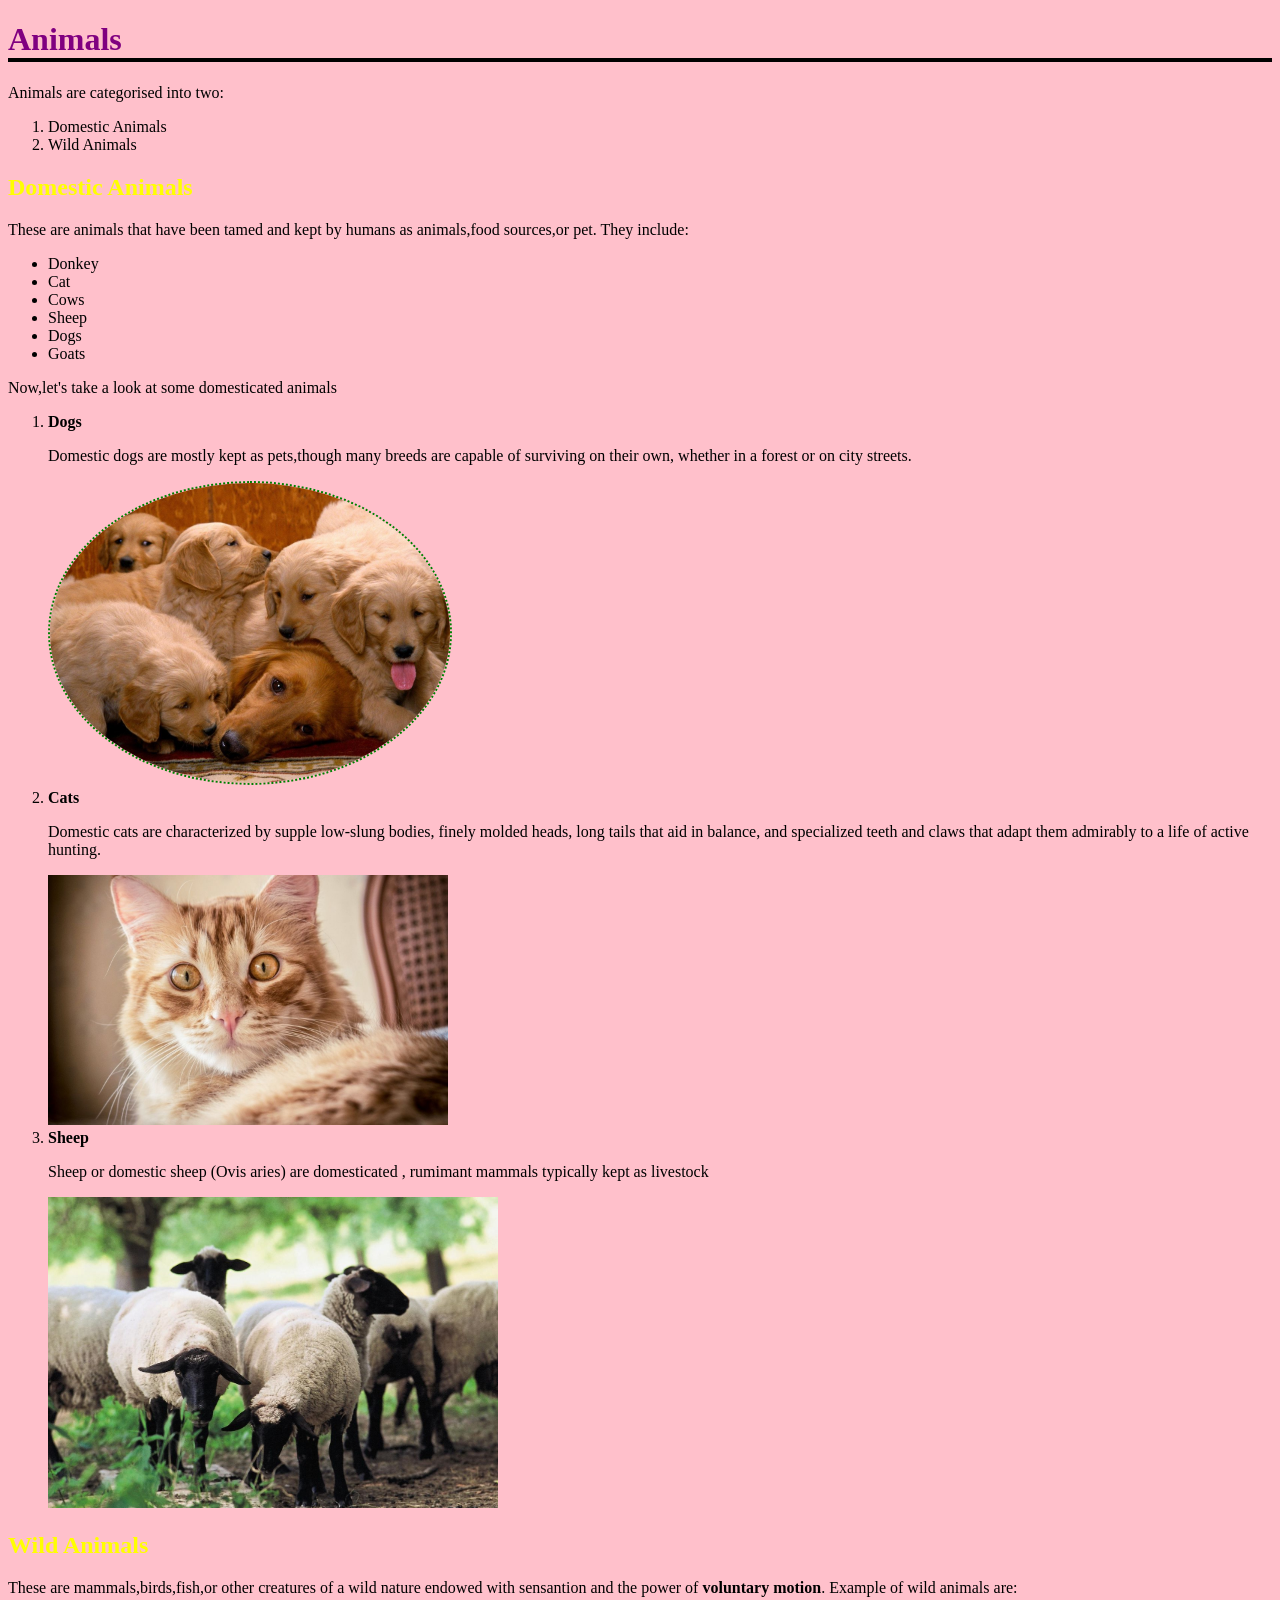
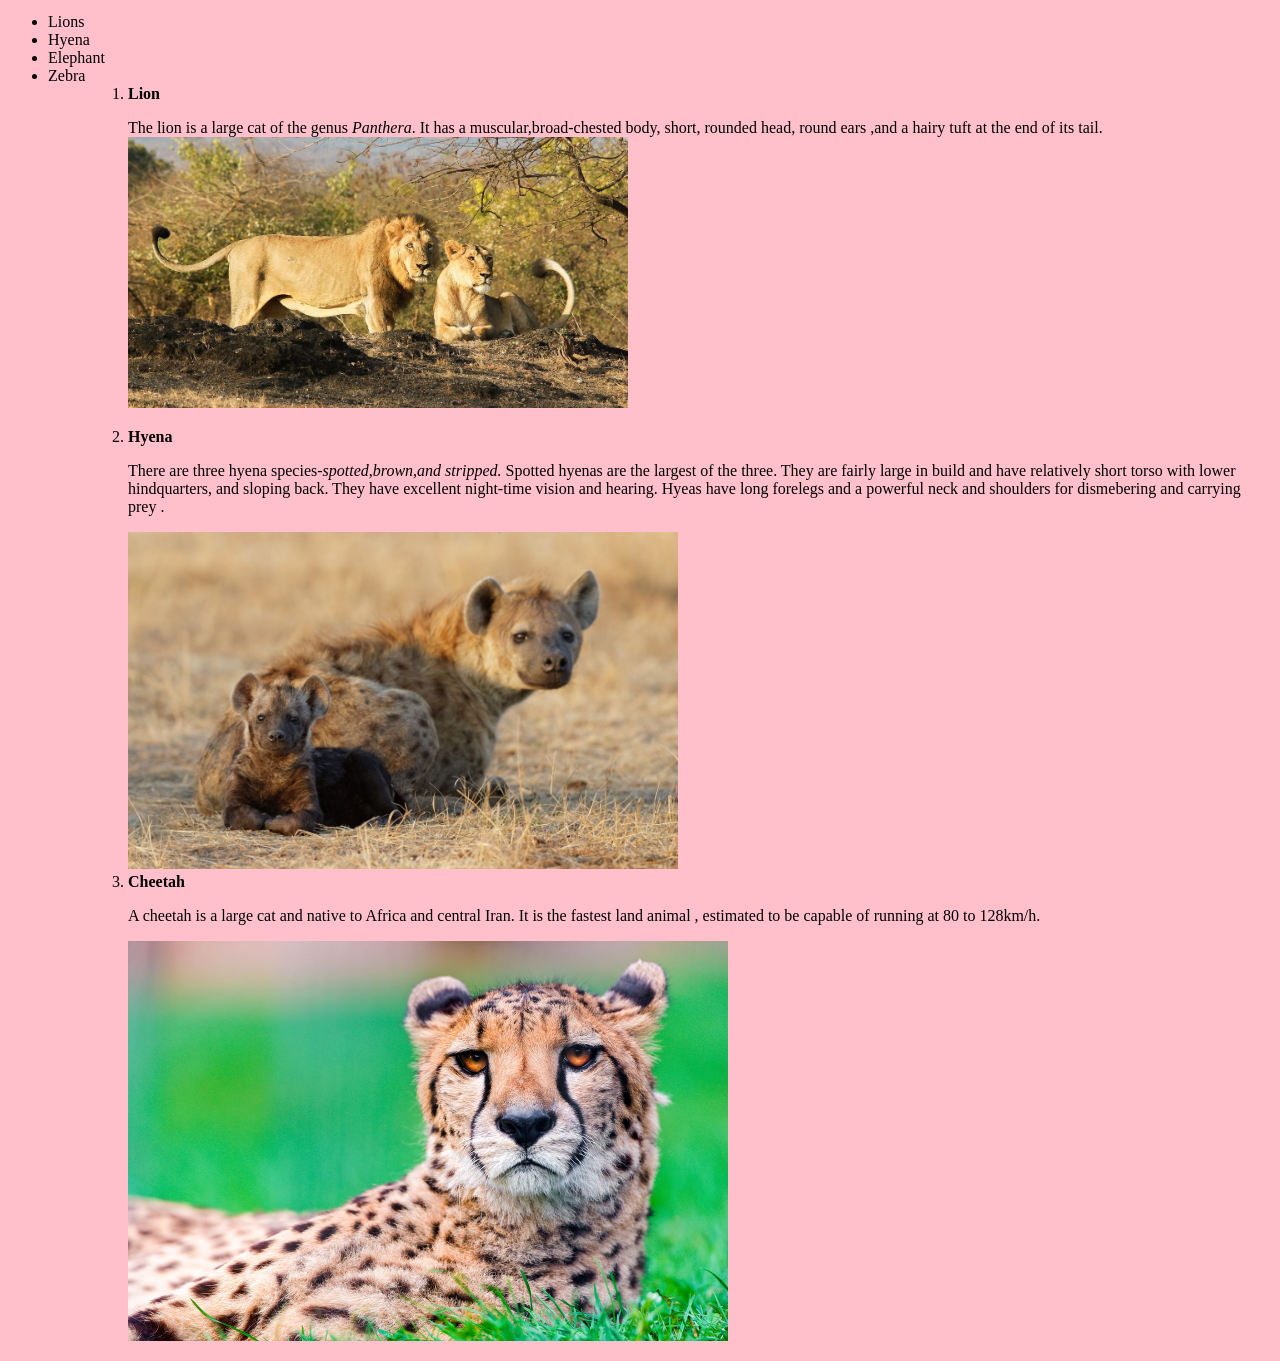
<file: animals/index.html>
<!DOCTYPE html>
<html>
<head>
<link href="css/style.css" rel="stylesheet"/>
<title>Animals</title>
</head>
<body>
<h1> Animals </h1>
<p>Animals are categorised into two:</p>
<ol>
<li>Domestic Animals</li>
<li>Wild Animals</li>
</ol/>
<h2 class="animals">Domestic Animals</h2>

<p> These are animals that have been tamed and kept by humans as animals,food sources,or pet. They include:</p>
<ul>
<li>Donkey</li>
<li>Cat</li>
<li>Cows</li>
<li>Sheep</li>
<li>Dogs</li>
<li>Goats</li>
</ul>
<P>Now,let's take a look at some domesticated animals</p>
<ol>
<li><b>Dogs</b></li>
<p>Domestic dogs are mostly kept as pets,though many breeds are capable of surviving on their own, whether in a forest or on city streets.</p>
<img id="dog" src="./images/dog.jpg" alt="dog image" width="400"/>
<li><b>Cats</b></li>

<P>Domestic cats are characterized by supple low-slung bodies, finely molded heads, long tails that aid in balance, and specialized teeth and claws that adapt them admirably to a life of active hunting.</p>
<img src="./images/Cat.jpg" alt="Cat image" width="400"/>

<li><b>Sheep</b></li>

<p>Sheep or domestic sheep (Ovis aries) are domesticated , rumimant mammals typically kept as livestock</p>
<img src="./images/sheep.jpg" alt="sheep image" width="450"/>

</ol>
<h2 class="animals"> Wild Animals</h2>

<p>These are mammals,birds,fish,or other creatures of a wild nature endowed with sensantion and the power of <b>voluntary motion</b>. Example of wild animals are:
<ul type="disc">
<li> Lions</li>
<li> Hyena</li>
<li> Elephant</li>
<li> Zebra</li>
<ul/>
</ol>
<ol>
<li><b>Lion</b></li>
<p>The lion is a large cat of the genus <i>Panthera</i>. It has a muscular,broad-chested body, short, rounded head, round ears ,and a hairy tuft at the end of its tail.
<img src="./images/lions.jpg" alt="lions image" width="500"/>
<li><b>Hyena</b></li>
<p>There are three hyena species-<i>spotted,brown,and stripped.</i> Spotted hyenas are the largest of the three. They are fairly large in build and have relatively short torso with lower hindquarters, and sloping back. They have excellent night-time vision and hearing. Hyeas have long forelegs and a powerful neck and shoulders for dismebering and carrying prey .</p>
<img src="./images/hyena.jpg" alt="hyena image" width="550"/>
<li><b>Cheetah</b></li>
<p>A cheetah is a large cat and native to Africa and central Iran. It is the fastest land animal , estimated to be capable of running at 80 to 128km/h.</p>
<img src="./images/cheetah.jpg" alt="cheetah image" width="600"/>
</ol>
</file>
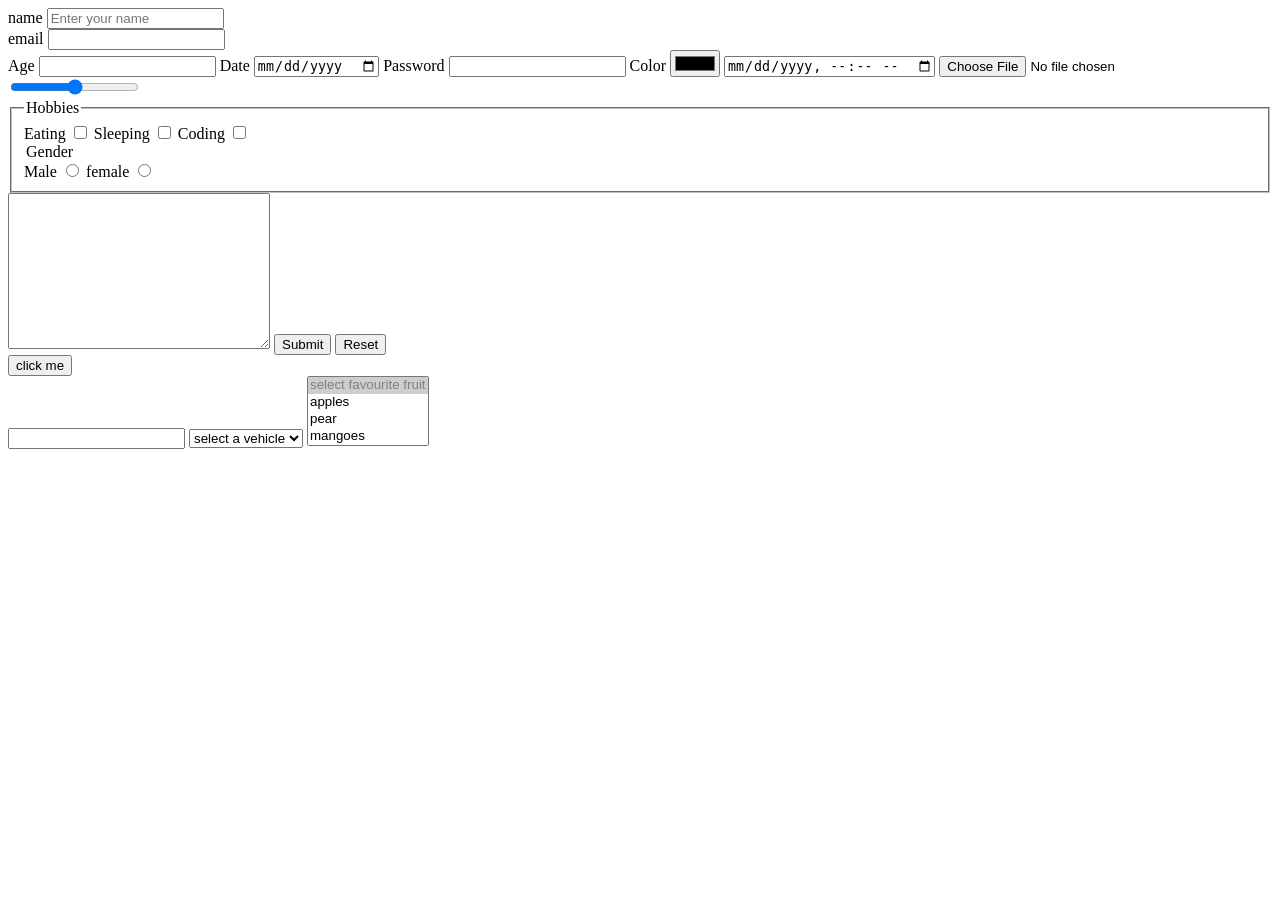
<file: forms/index.html>
<!DOCTYPE html>
<html lang="en">
<head>
    <meta charset="UTF-8">
    <meta name="viewport" content="width=device-width, initial-scale=1.0">
    <title>Forms</title>
</head>
<body>
    <form>
    <div>
    <label for="">name</label>
    
    <input type="text" placeholder="Enter your name">
</div>
    <div>
        <label for="email">email</label>
    <input type="email" value="">
</div>
    <label for="Age">Age</label>
    <input id="Age" type="number" min="18 max=35" required/>
    <label for="">Date</label>
<input type="date">
    <label for="Password">Password</label>
<input id="Password" min="8">
    <label for="">Color</label>
    <input type="color"/>
    <input type="datetime-local"/>
<input type="file"/>
<input type="range"/>
<fieldset> 
    <legend>Hobbies</legend>
<label for="Eating">Eating</label>
<input id="Eating" type="checkbox">
<label for="Sleeping">Sleeping</label>
<input id="Sleeping" type="checkbox">
<label for="Coding">Coding</label>
<input id= "Coding" type="checkbox">

<legend>Gender</legend>
<label for="">Male</label>
<input type="radio" name="gender">
<label for="">female</label>
<input type="radio" name="gender">
</fieldset>
<textarea cols="30" rows="10"></textarea>
<input type="submit">
<input type="reset">
<div><button>click me</button></div>
<input type="text" required />
<select name="" id=""> <option value="">BMW</option>
    <option value="">Toyota</option>
    <option value="">Nissan</option>
    <option  value="">Mitstubishi</option>
    <option selected disabled >select a vehicle</option>
</select>
<select multiple>
   <option selected disabled>select favourite fruit</option>
<option value="">apples</option>
<option value="">pear</option>
<option value= >mangoes</option>
<option selected multiple >select a fruit</option>
</select>
























    </form>
</body>
</html>
</file>
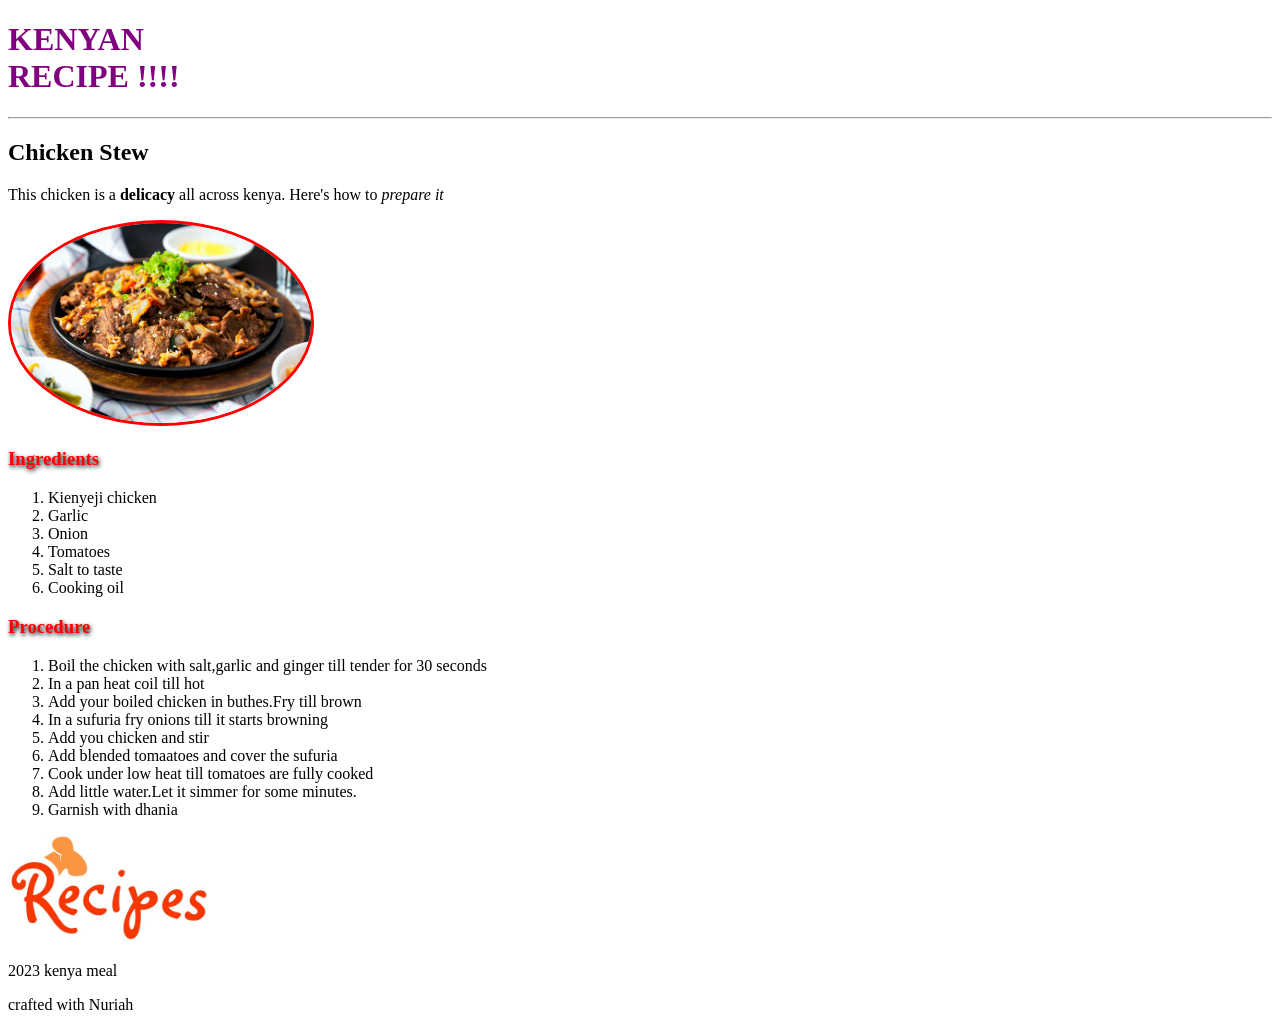
<file: recipe/index.html>
<!doctype html>
<html>
  <head>
    <link href="css/styles.css" rel="stylesheet" />
    <title>KENYAN RECIPE</title>
  </head>
  <body>
    <h1>KENYAN <br />RECIPE !!!!</h1>
    <hr />

    <h2>Chicken Stew</h2>
    <p>
      This chicken is a <b> delicacy</b> all across kenya. Here's how to
      <i> prepare it</i>
    </p>
    <img
      id="chicken"
      src="./images/chicken.jpg"
      alt="chicken image"
      width="300"
    />
    <h3 class="nn">Ingredients</h3>
    <ol>
      <li>Kienyeji chicken</li>
      <li>Garlic</li>
      <li>Onion</li>
      <li>Tomatoes</li>
      <li>Salt to taste</li>
      <li>Cooking oil</li>
    </ol>
    <h3 class="nn">Procedure</h3>
    <ol>
      <li>
        Boil the chicken with salt,garlic and ginger till tender for 30 seconds
      </li>
      <li>In a pan heat coil till hot</li>
      <li>Add your boiled chicken in buthes.Fry till brown</li>
      <li>In a sufuria fry onions till it starts browning</li>
      <li>Add you chicken and stir</li>
      <li>Add blended tomaatoes and cover the sufuria</li>
      <li>Cook under low heat till tomatoes are fully cooked</li>
      <li>Add little water.Let it simmer for some minutes.</li>
      <li>Garnish with dhania</li>
    </ol>
    <img src="./images/recipe.jpg" alt="recipe image" width="200" />
    <p>2023 kenya meal</p>
    <p></p>

    <p>crafted with Nuriah</p>
    <p></p>
  </body>
</html>
</file>
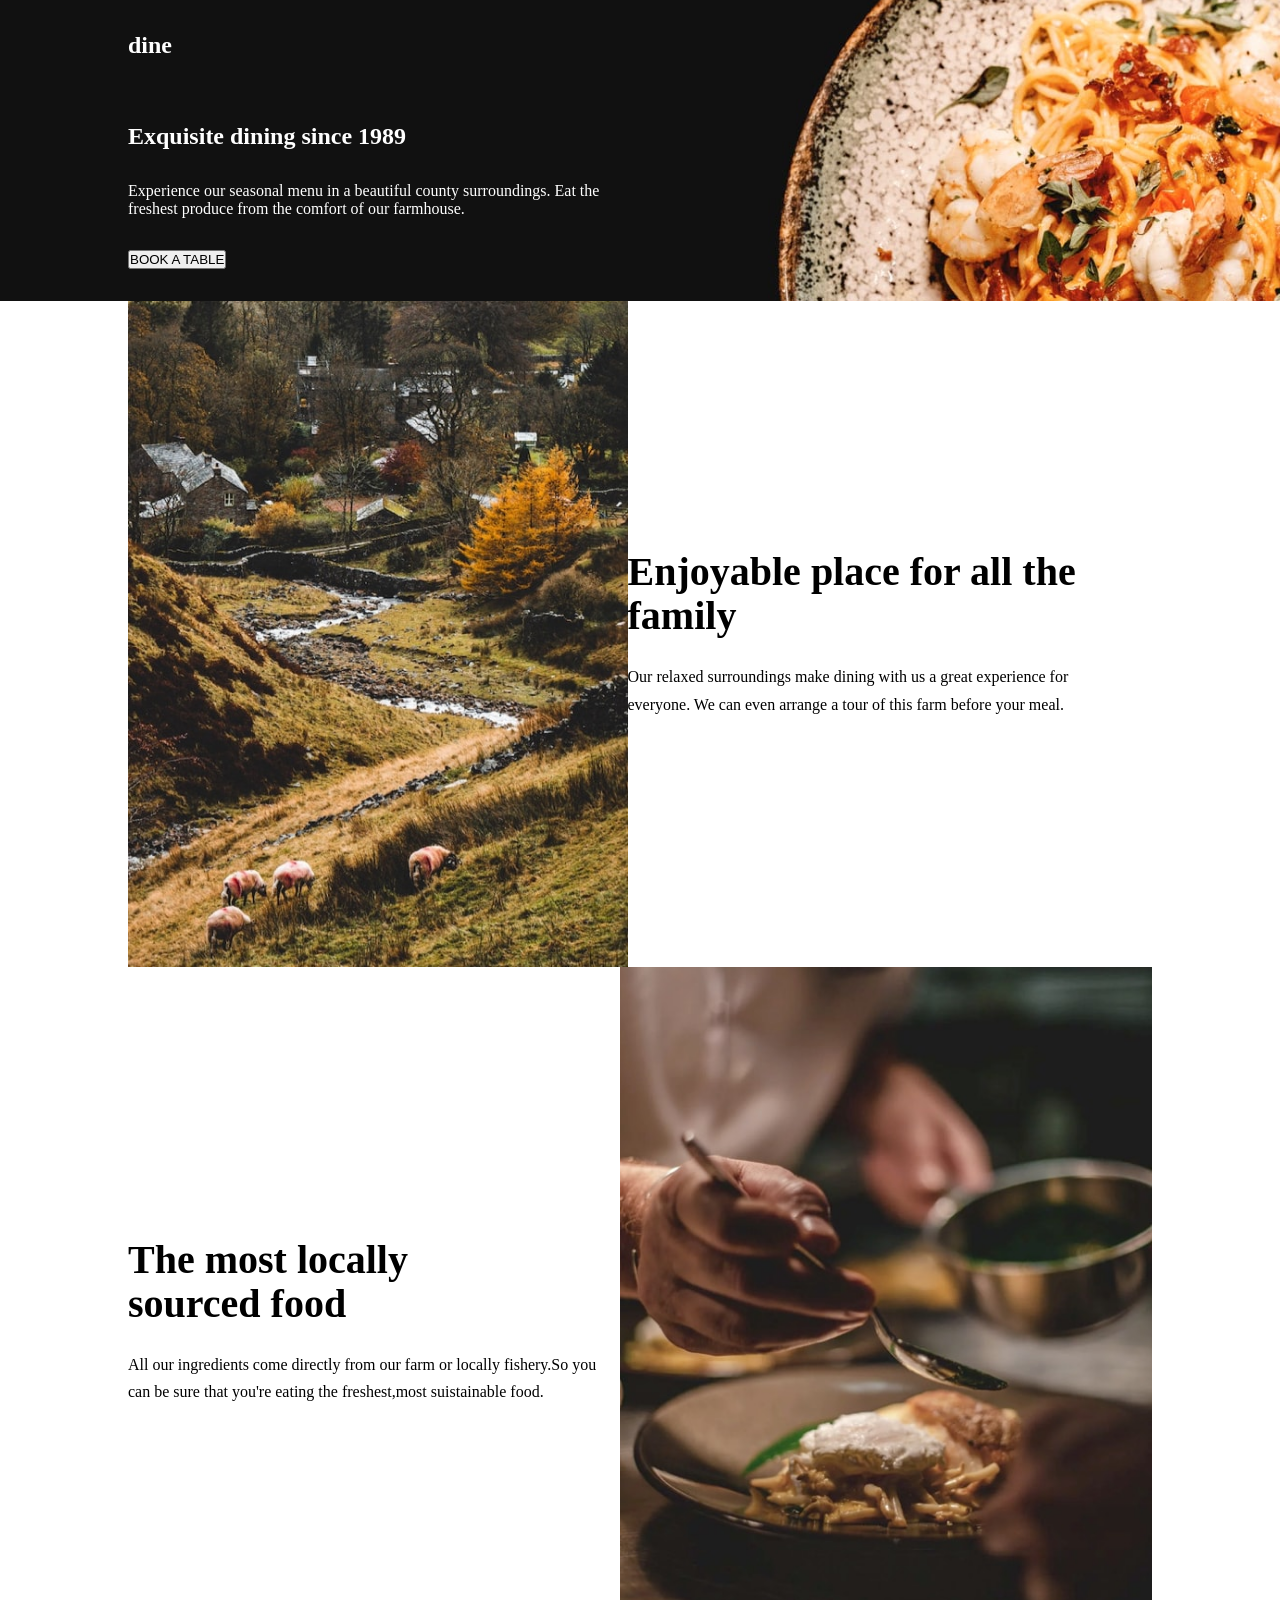
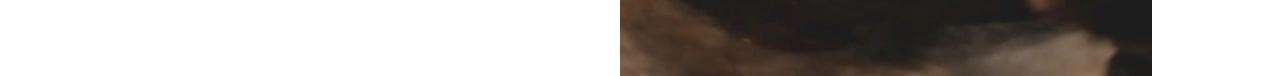
<file: resturant/index.html>
<!doctype html>
<html lang="en">
  <head>
    <link rel="stylesheet" href="./css/style.css" />
    <meta charset="UTF-8" />
    <meta name="viewport" content="width=device-width, initial-scale=1.0" />
    <title>Dine Resturant /Dine And Wine With Us</title>
  </head>
  <body>
    <!-- header section -->

    <header>
      <div class="container">
        <nav><h2>dine</h2></nav>
        <section class="hero">
          <h1>Exquisite dining since 1989</h1>
          <p>
            Experience our seasonal menu in a beautiful county surroundings. Eat
            the freshest produce from the comfort of our farmhouse.
          </p>
          <button>BOOK A TABLE</button>
        </section>
      </div>
    </header>

    <!-- Main section -->
    <main>
      <section class="content">
        <div class="container">
          <div class="content-layout">
            <div class="image-box">
              <img
                src="images/homepage/enjoyable-place-desktop.jpg"
                alt="farm landscape"
              />
            </div>
            <div class="text-box">
              <h2>Enjoyable place for all the family</h2>
              <p>
                Our relaxed surroundings make dining with us a great experience
                for everyone. We can even arrange a tour of this farm before
                your meal.
              </p>
            </div>
          </div>
        </div>
      </section>

      <section>
     </section>
        <div class="container">
          <div class="content-layout">
            <div class="text-box">
        <h2>
          The most locally <br />
          sourced food
        </h2>
        <p>
          All our ingredients come directly from our farm or locally fishery.So
          you can be sure that you're eating the freshest,most suistainable
          food.
        </p>
      </div>
      <div class="image-box">
        <img
          src="images/homepage/locally-sourced-desktop.jpg"
          alt="locally sourced food"
        />
        </div>
      </div>
      </div>
      </section>
    </main>

    <!-- footer section -->

    <footer></footer>
  </body>
</html>
</file>
<file: animals/css/style.css>
body{background-color:pink;}
h1{
color:purple;
border-bottom:4px solid black;}
.animals{color:yellow;}

#dog{border:2px dotted green; border-radius:50%;}
</file>
<file: recipe/css/styles.css>
h1{
color:purple;

}
h3{
color:red;
text-shadow:+1px+2px 4px black
}
#chicken{
border:3.5px solid red;
border-radius:50%
}
.p{
text-decoration:underline

#chicken{ 
border:3.5px double red
border-radius:50%
}
.title{
border-bottom:3px solid grey;
width:240px;
}


.nn{
      border-left:3px solid black;
         width:240px;
          padding:2px
          }
</file>
<file: resturant/css/style.css>
body {
  background: rgba(255, 255, 255);
}
* {
  margin: 0;
  padding: 0;
  box-sizing: border-box;
}
/*Base Styles*/
.container {
  width: 80%;
  margin: 0 auto;
}
header {
  background: url(../images/homepage/hero-bg-desktop.jpg) no-repeat center
    center/cover;
  background-color: white;
  color: white;
}
nav {
  padding: 2em 0;
}
.hero {
  padding: 2em 0;
  width: 50%;
}
.hero p {
  padding: 2em 0;
}
.content-layout{
    /* display: grid;
    grid-template-columns: 1fr 1fr;
    grid-template-rows: auto auto;
    gap: 10%;
    align-items:center; */

    display: flex;
    justify-content: space-between;
    align-items: center;
    
}
.image-box img{
    width: 100%;
    height: 100%;
    object-fit: cover;
    display: block;
}
text-box{
    padding: 40px;
}
.text-box h2{
    font-size: 40px;
    line-height: 1.1;
    margin-bottom: 25px;
}
.text-box p{
    font-size: 16px;
    line-height: 1.7;
    max-width: 500px;
}
.content-layout{
  display: flex;
  justify-content: space-between;
  align-items: center;
}
</file>
